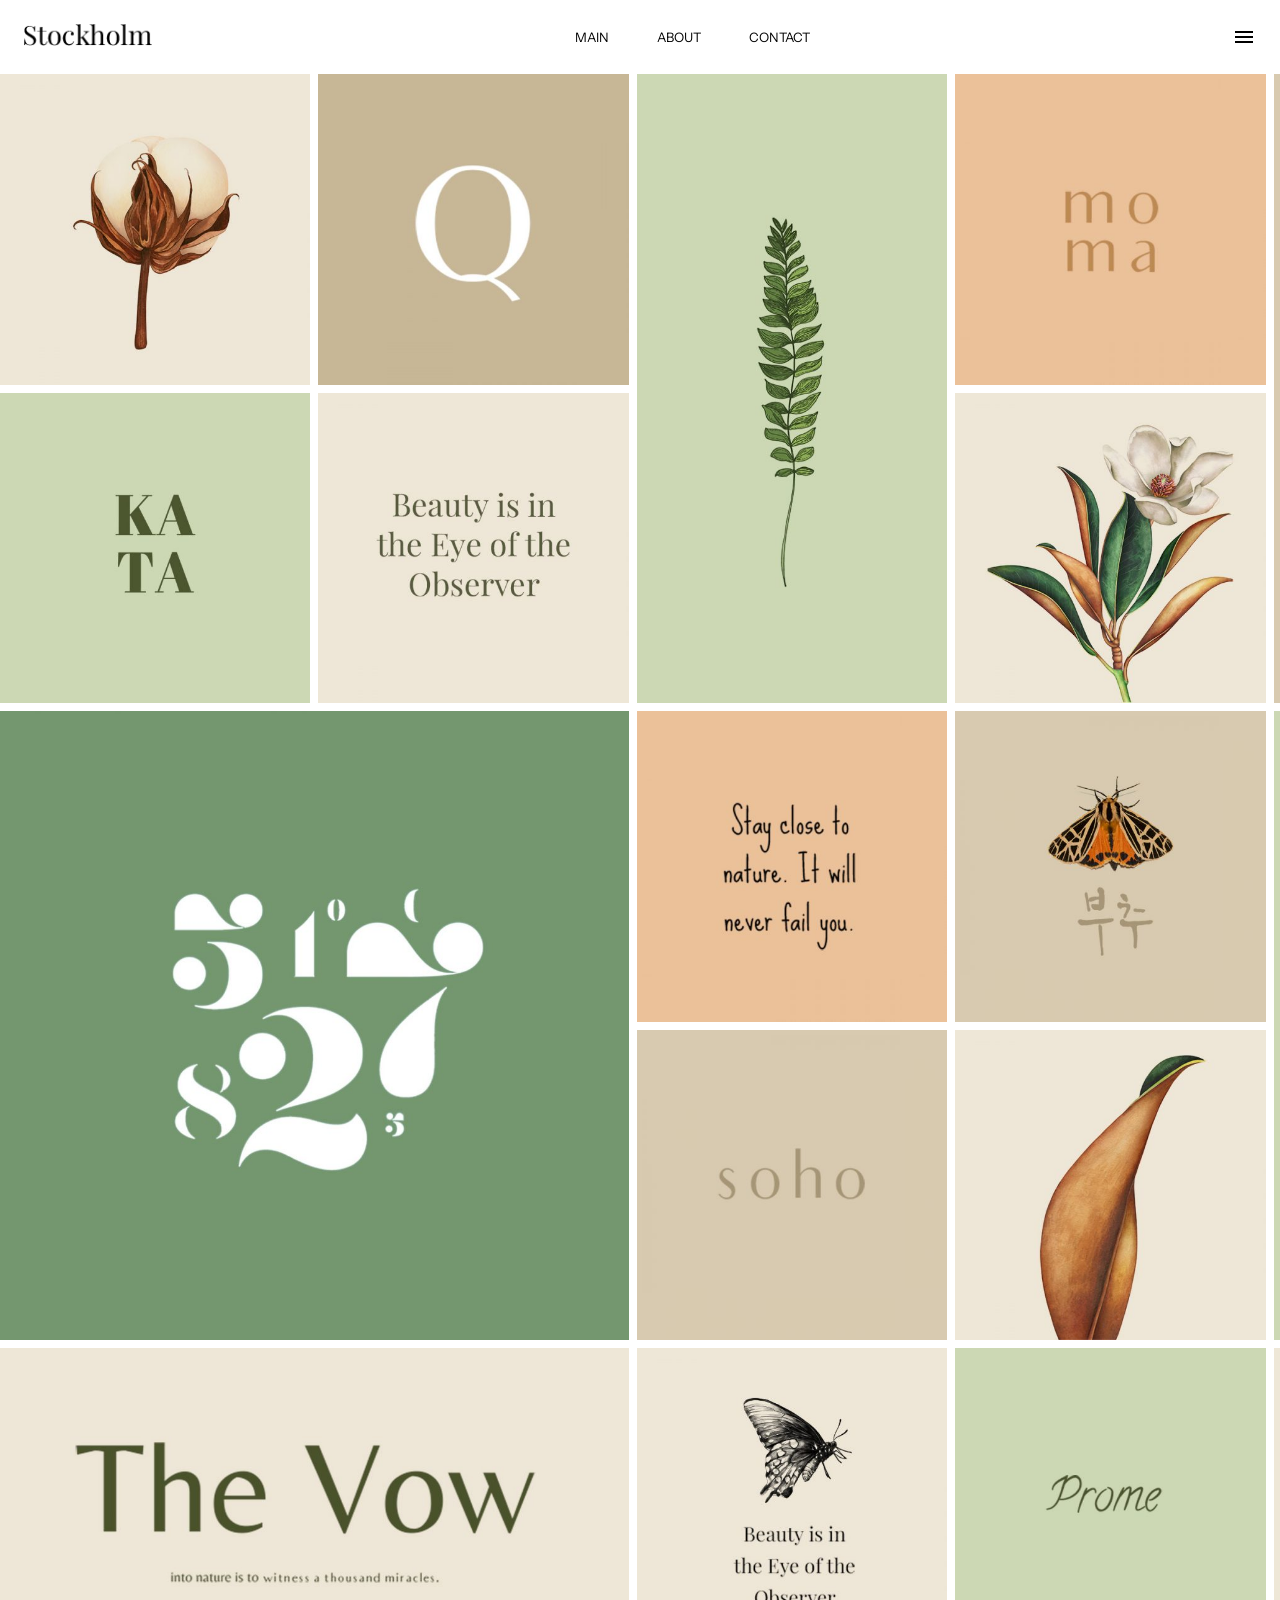
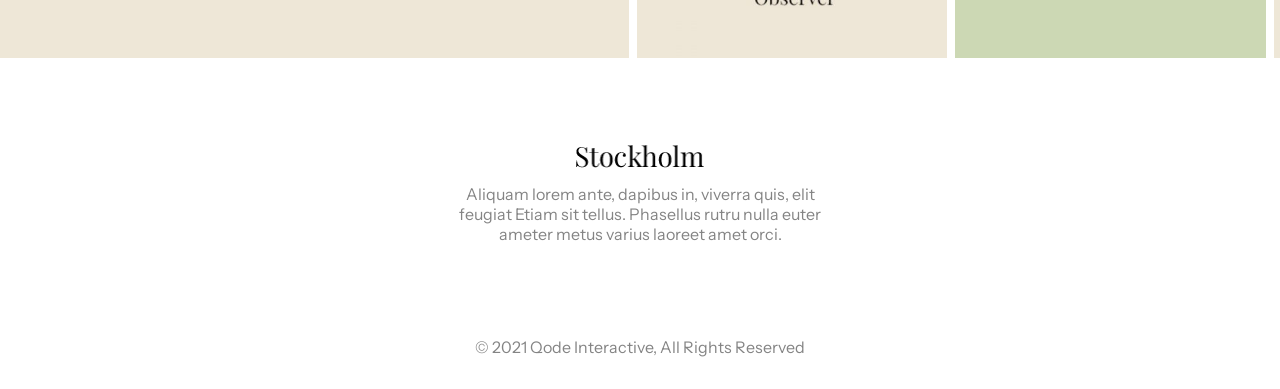
<file: index.html>
<!DOCTYPE html>
<html lang="en">
<head>
    <meta charset="UTF-8">
    <meta name="viewport" content="width=device-width, initial-scale=1.0">
    <link href="https://fonts.googleapis.com/css2?family=Material+Symbols+Outlined" rel="stylesheet" />
    <link rel="stylesheet" href="css/index.css">
    <title>Stockholm</title>
</head>

<body>
    <header class="header">
        <a href="#">
            <img class="logo" src="media/Logo-dark.png" alt="">
        </a>
        <nav class="header__menu">
            <ul>
                <li class="header__link"><a href="#">MAIN</a></li>
                <li class="header__link"><a href="about.html">ABOUT</a></li>
                <li class="header__link"><a href="#">CONTACT</a></li>
            </ul>
        </nav>
        <span class="material-symbols-outlined">menu</span>
    </header>

    <section class="main_section">
        <img class="image image-1" src="media/Masonry-list-img-1-500x500.jpg" alt="">
        <img class="image image-2" src="media/Masonry-list-img-2-500x500.jpg" alt="">
        <img class="image image-3" src="media/Masonry-list-img-3-500x1000.jpg" alt="">
        <img class="image image-4" src="media/Masonry-list-img-4-500x500.jpg" alt="">
        <img class="image image-5" src="media/Masonry-list-img-5-1000x1000.jpg" alt="">
        <img class="image image-6" src="media/Masonry-list-img-6-500x500.jpg" alt="">
        <img class="image image-7" src="media/Masonry-list-img-7-500x500.jpg" alt="">
        <img class="image image-8" src="media/Masonry-list-img-8-500x500.jpg" alt="">
        <img class="image image-9" src="media/Masonry-list-img-9-1000x1000.jpg" alt="">
        <img class="image image-11" src="media/Masonry-list-img-11-500x500.jpg" alt="">
        <img class="image image-10" src="media/Masonry-list-img-10-500x500.jpg" alt="">
        <img class="image image-12" src="media/Masonry-list-img-12-500x1000.jpg" alt="">
        <img class="image image-13" src="media/Masonry-list-img-13-500x500.jpg" alt="">
        <img class="image image-15" src="media/Masonry-list-img-15-500x500.jpg" alt="">
        <img class="image image-14" src="media/Masonry-list-img-14-500x500.jpg" alt="">
        <img class="image image-16" src="media/Masonry-list-img-16-500x500.jpg" alt="">
        <img class="image image-17" src="media/Masonry-list-img-17-1000x500.jpg" alt="">
        <img class="image image-19" src="media/Masonry-list-img-19-500x500.jpg" alt="">
        <img class="image image-18" src="media/Masonry-list-img-18-500x500.jpg" alt="">
        <img class="image image-21" src="media/Masonry-list-img-21-500x500.jpg" alt="">
        <img class="image image-20" src="media/Masonry-list-img-20-500x500.jpg" alt="">
    </section>

    <section class="second_section">
        <img class="logo" src="media/Logo-dark.png" alt="">
        <div class="second_section__content">
            <p>Aliquam lorem ante, dapibus in, viverra quis, elit feugiat
                Etiam sit tellus. Phasellus rutru nulla euter ameter
                metus varius laoreet amet orci. </p>
        </div>
    </section>

    <footer>
        <div>
            <p>
                © 2021 Qode Interactive, All Rights Reserved
            </p>
        </div>
    </footer>

</body>
</html>
</file>
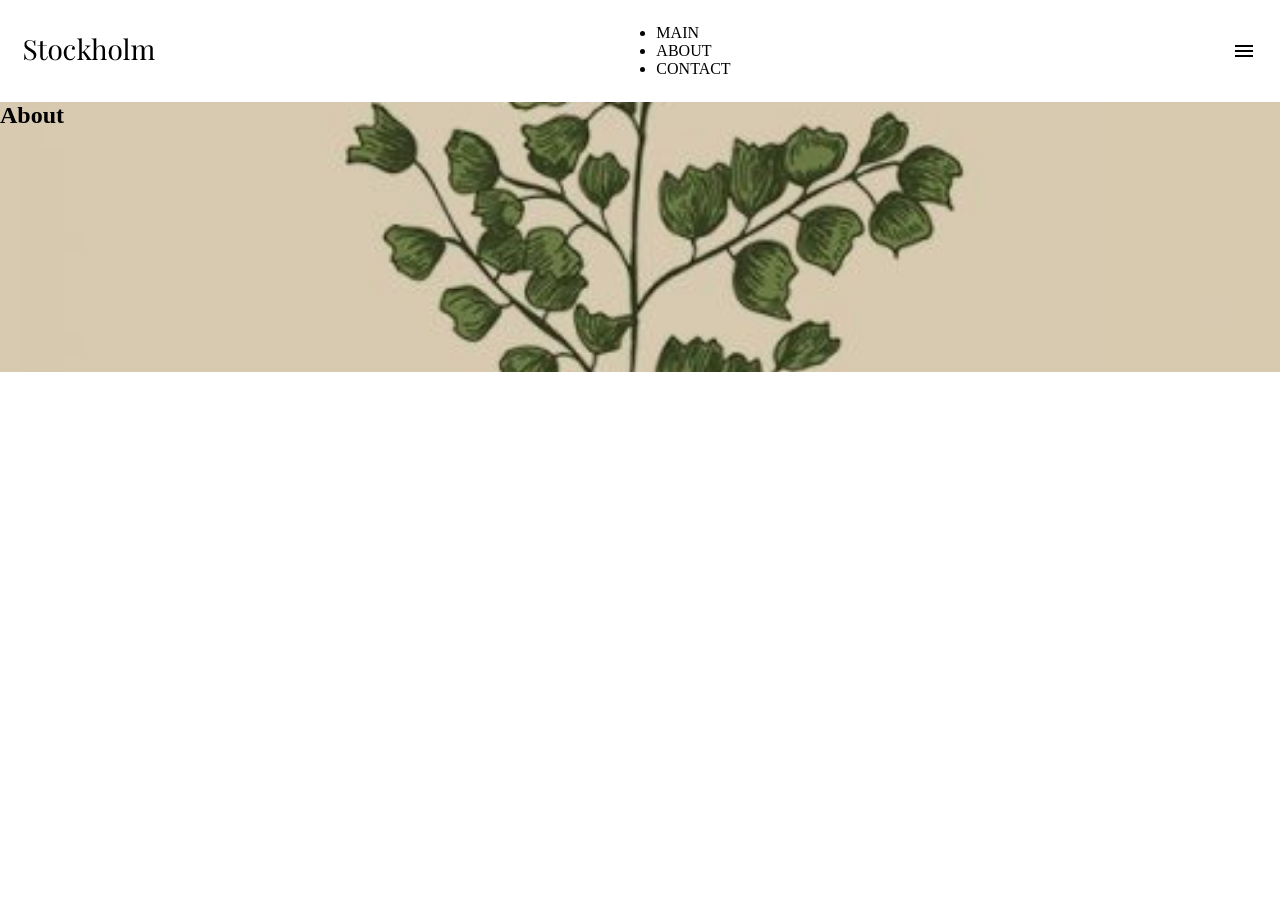
<file: about.html>
<!DOCTYPE html>
<html lang="en">
<head>
    <meta charset="UTF-8">
    <meta name="viewport" content="width=device-width, initial-scale=1.0">
    <link href="https://fonts.googleapis.com/css2?family=Material+Symbols+Outlined" rel="stylesheet" />
    <link rel="stylesheet" href="css/index.css">
    <title>Abouts</title>
</head>
<body>

    <header class="header">
        <a href="index.html">
            <img class="header__logo" src="media/Logo-dark.png" alt="">
        </a>
        <nav class="header_menu">
            <ul>
                <li class="header__link"><a href="#">MAIN</a></li>
                <li class="header__link"><a href="about.html">ABOUT</a></li>
                <li class="header__link"><a href="#">CONTACT</a></li>
            </ul>
        </nav>
        <span class="material-symbols-outlined">menu</span>

    </header>

    <section class="section hero-banner--small">
        <div class="container banner_about__block">
            <h2>About</h2>
        </div>
    </section>
    
</body>
</html>
</file>
<file: css/index.css>
@import url('https://fonts.googleapis.com/css2?family=Hedvig+Letters+Serif:opsz@12..24&family=Instrument+Sans:ital,wght@0,400..700;1,400..700&family=Open+Sans:ital,wght@0,300..800;1,300..800&display=swap');
* {
    padding: 0;
    margin: 0;
    box-sizing: border-box;
}

:root {

    --max_width_xl: 120rem;
    --font-text: "Instrument Sans", sans-serif;

    /* Color */
    --color-text: #848484;

    --banner-min-width: 30vh;

}

img {
    max-width: 100%;
    width: 100%;
}

a {
    text-decoration: none;
    color: inherit;
}

.logo{
    max-width: 8rem;
}   

.header {
    display: flex;
    padding: 1.5rem;
    justify-content: space-between;
    align-items: center;
    max-width: var(--max_width_xl);
}

.header__menu {

    & ul {
        list-style: none;
        display: flex;
        flex-flow: row nowrap;
        align-items: center;
        gap: 3rem;
    }
    
    & ul li {
        font-family: var(--font-text);
        font-size: 13px;
    }

    & ul li:hover {
        color: #77875B;
    }
}

.image {
    width: 100%;
    height: 100%;
    object-fit: cover;
    display: block;
}

.main_section {
    display: grid;
    grid-template-columns: repeat(6, 19.4rem);
    grid-auto-rows: 19.4rem;
    gap: .5rem;

    & .image-3 {
        grid-column: 3 / 4;
        grid-row: 1 / 3;
    }

    & .image-5 {
        grid-column: 5 / span 2;
        grid-row: 1 / span 2;
    }

    & .image-9 {
        grid-column: 1 / span 2;
        grid-row: 3 / span 2;
    }

    & .image-12 {
        grid-column: 5 / 6;
        grid-row: 3 / span 2;
    }

    & .image-17 {
        grid-column: 1 / span 2;
    }
}

.second_section {
    margin: 0 auto;
    display: flex;
    flex-flow: column nowrap;
    justify-content: center;
    align-items: center;
    padding: 87px 0 61px 0;
    gap: 1rem;
}

.second_section__content {
    width: 400px;
    & p {
        font-family: var(--font-text);
        color: var(--color-text);
        text-align: center;
    }
}

footer{
    padding: 2rem;
    font-family: var(--font-text);
    color: var(--color-text);
    text-align: center;
}

.hero-banner--small {
    background-image: url(../media/Masonry-list-img-20-500x500.jpg);
    background-size: cover;
    background-repeat: no-repeat;
    background-position: center left;
    min-height: var(--banner-min-width);

}
</file>
